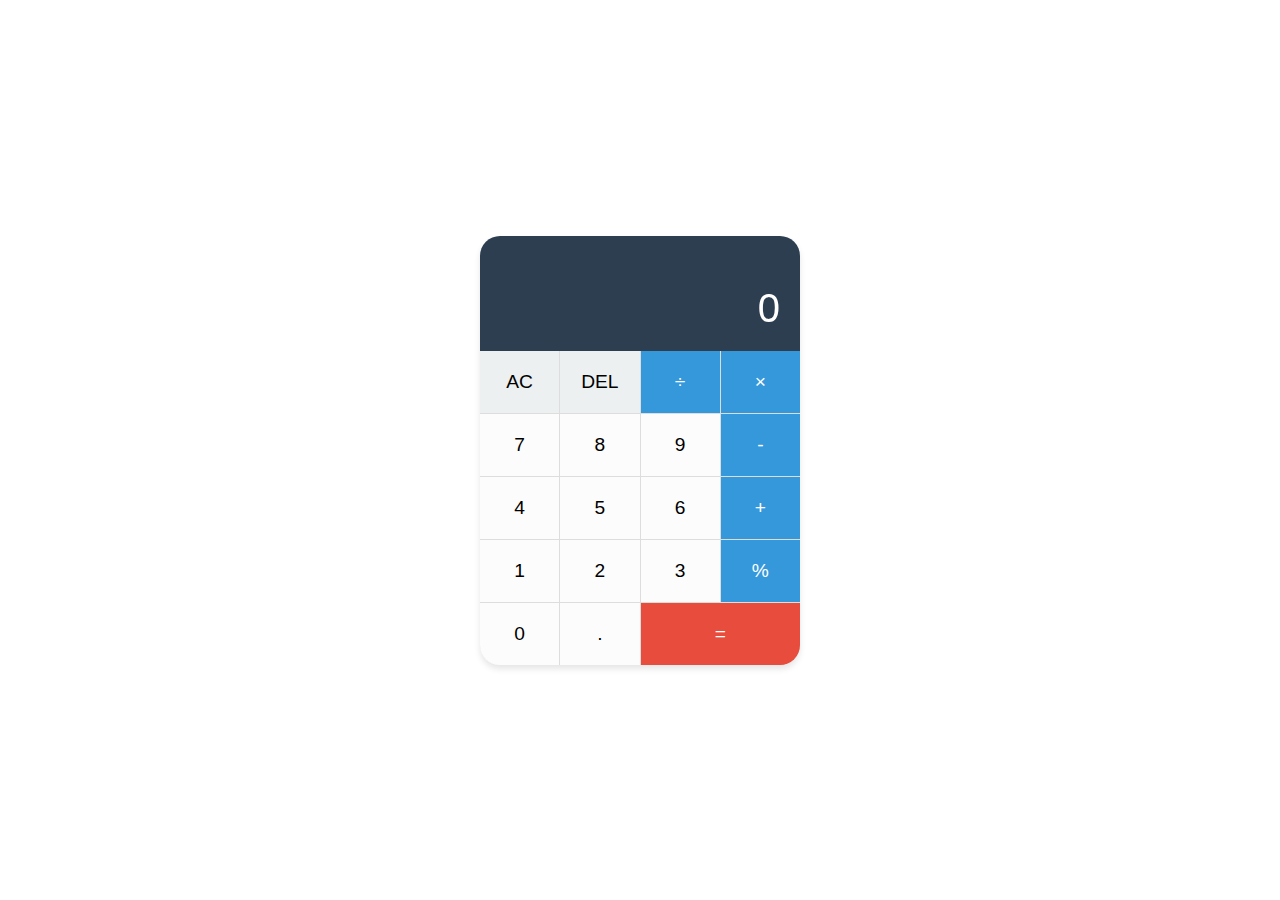
<file: index.html>
<!DOCTYPE html>
<html lang="en">
<head>
    <meta charset="UTF-8">
    <meta name="viewport" content="width=device-width, initial-scale=1.0">
    <title>Modern Calculator</title>
    <link rel="stylesheet" href="cal.css">
</head>
<body>
    <div class="calculator">
        <div class="display">
            <div class="previous-operand"></div>
            <div class="current-operand">0</div>
        </div>
        <div class="buttons">
            <button class="clear" data-action="clear">AC</button>
            <button class="delete" data-action="delete">DEL</button>
            <button class="operator" data-action="divide">÷</button>
            <button class="operator" data-action="multiply">×</button>
            <button data-number="7">7</button>
            <button data-number="8">8</button>
            <button data-number="9">9</button>
            <button class="operator" data-action="subtract">-</button>
            <button data-number="4">4</button>
            <button data-number="5">5</button>
            <button data-number="6">6</button>
            <button class="operator" data-action="add">+</button>
            <button data-number="1">1</button>
            <button data-number="2">2</button>
            <button data-number="3">3</button>
            <button class="operator" data-action="percentage">%</button>
            <button data-number="0">0</button>
            <button data-number=".">.</button>
            <button class="equals" data-action="calculate">=</button>
        </div>
    </div>


    <script>
        class Calculator {
            constructor(previousOperandElement, currentOperandElement) {
                this.previousOperandElement = previousOperandElement;
                this.currentOperandElement = currentOperandElement;
                this.clear();
            }

            clear() {
                this.currentOperand = '0';
                this.previousOperand = '';
                this.operation = undefined;
                this.updateDisplay();
            }

            delete() {
                if (this.currentOperand === '0') return;
                this.currentOperand = this.currentOperand.toString().slice(0, -1);
                if (this.currentOperand === '') {
                    this.currentOperand = '0';
                }
                this.updateDisplay();
            }

            appendNumber(number) {
                if (number === '.' && this.currentOperand.includes('.')) return;
                if (this.currentOperand === '0' && number !== '.') {
                    this.currentOperand = number.toString();
                } else {
                    this.currentOperand = this.currentOperand.toString() + number.toString();
                }
                this.updateDisplay();
            }

            chooseOperation(operation) {
                if (this.currentOperand === '') return;
                if (this.previousOperand !== '') {
                    this.compute();
                }
                this.operation = operation;
                this.previousOperand = this.currentOperand;
                this.currentOperand = '0';
                this.updateDisplay();
            }

            compute() {
                let computation;
                const prev = parseFloat(this.previousOperand);
                const current = parseFloat(this.currentOperand);
                if (isNaN(prev) || isNaN(current)) return;

                switch (this.operation) {
                    case 'add':
                        computation = prev + current;
                        break;
                    case 'subtract':
                        computation = prev - current;
                        break;
                    case 'multiply':
                        computation = prev * current;
                        break;
                    case 'divide':
                        computation = prev / current;
                        break;
                    case 'percentage':
                        computation = prev * (current / 100);
                        break;
                    default:
                        return;
                }

                this.currentOperand = computation.toString();
                this.operation = undefined;
                this.previousOperand = '';
                this.updateDisplay();
            }

            getDisplayNumber(number) {
                const stringNumber = number.toString();
                const integerDigits = parseFloat(stringNumber.split('.')[0]);
                const decimalDigits = stringNumber.split('.')[1];
                let integerDisplay;
                if (isNaN(integerDigits)) {
                    integerDisplay = '';
                } else {
                    integerDisplay = integerDigits.toLocaleString('en', { maximumFractionDigits: 0 });
                }
                if (decimalDigits != null) {
                    return `${integerDisplay}.${decimalDigits}`;
                } else {
                    return integerDisplay;
                }
            }

            updateDisplay() {
                this.currentOperandElement.innerText = this.getDisplayNumber(this.currentOperand);
                if (this.operation != null) {
                    const operatorSymbol = this.getOperationSymbol(this.operation);
                    this.previousOperandElement.innerText = 
                        `${this.getDisplayNumber(this.previousOperand)} ${operatorSymbol}`;
                } else {
                    this.previousOperandElement.innerText = '';
                }
            }

            getOperationSymbol(operation) {
                switch (operation) {
                    case 'add': return '+';
                    case 'subtract': return '-';
                    case 'multiply': return '×';
                    case 'divide': return '÷';
                    case 'percentage': return '%';
                    default: return '';
                }
            }
        }

        const numberButtons = document.querySelectorAll('[data-number]');
        const operationButtons = document.querySelectorAll('[data-action]');
        const equalsButton = document.querySelector('[data-action="calculate"]');
        const deleteButton = document.querySelector('[data-action="delete"]');
        const clearButton = document.querySelector('[data-action="clear"]');
        const previousOperandElement = document.querySelector('.previous-operand');
        const currentOperandElement = document.querySelector('.current-operand');

        const calculator = new Calculator(previousOperandElement, currentOperandElement);

        numberButtons.forEach(button => {
            button.addEventListener('click', () => {
                calculator.appendNumber(button.innerText);
            });
        });

        operationButtons.forEach(button => {
            if (button !== equalsButton && button !== deleteButton && button !== clearButton) {
                button.addEventListener('click', () => {
                    calculator.chooseOperation(button.dataset.action);
                });
            }
        });

        equalsButton.addEventListener('click', () => {
            calculator.compute();
        });

        clearButton.addEventListener('click', () => {
            calculator.clear();
        });

        deleteButton.addEventListener('click', () => {
            calculator.delete();
        });

        document.addEventListener('keydown', (e) => {
            if (e.key >= 0 && e.key <= 9) {
                calculator.appendNumber(e.key);
            } else if (e.key === '.') {
                calculator.appendNumber('.');
            } else if (e.key === '+') {
                calculator.chooseOperation('add');
            } else if (e.key === '-') {
                calculator.chooseOperation('subtract');
            } else if (e.key === '*') {
                calculator.chooseOperation('multiply');
            } else if (e.key === '/') {
                calculator.chooseOperation('divide');
            } else if (e.key === '%') {
                calculator.chooseOperation('percentage');
            } else if (e.key === 'Enter' || e.key === '=') {
                calculator.compute();
            } else if (e.key === 'Backspace') {
                calculator.delete();
            } else if (e.key === 'Escape') {
                calculator.clear();
            }
        });
    </script>
</body>
</html>
</file>
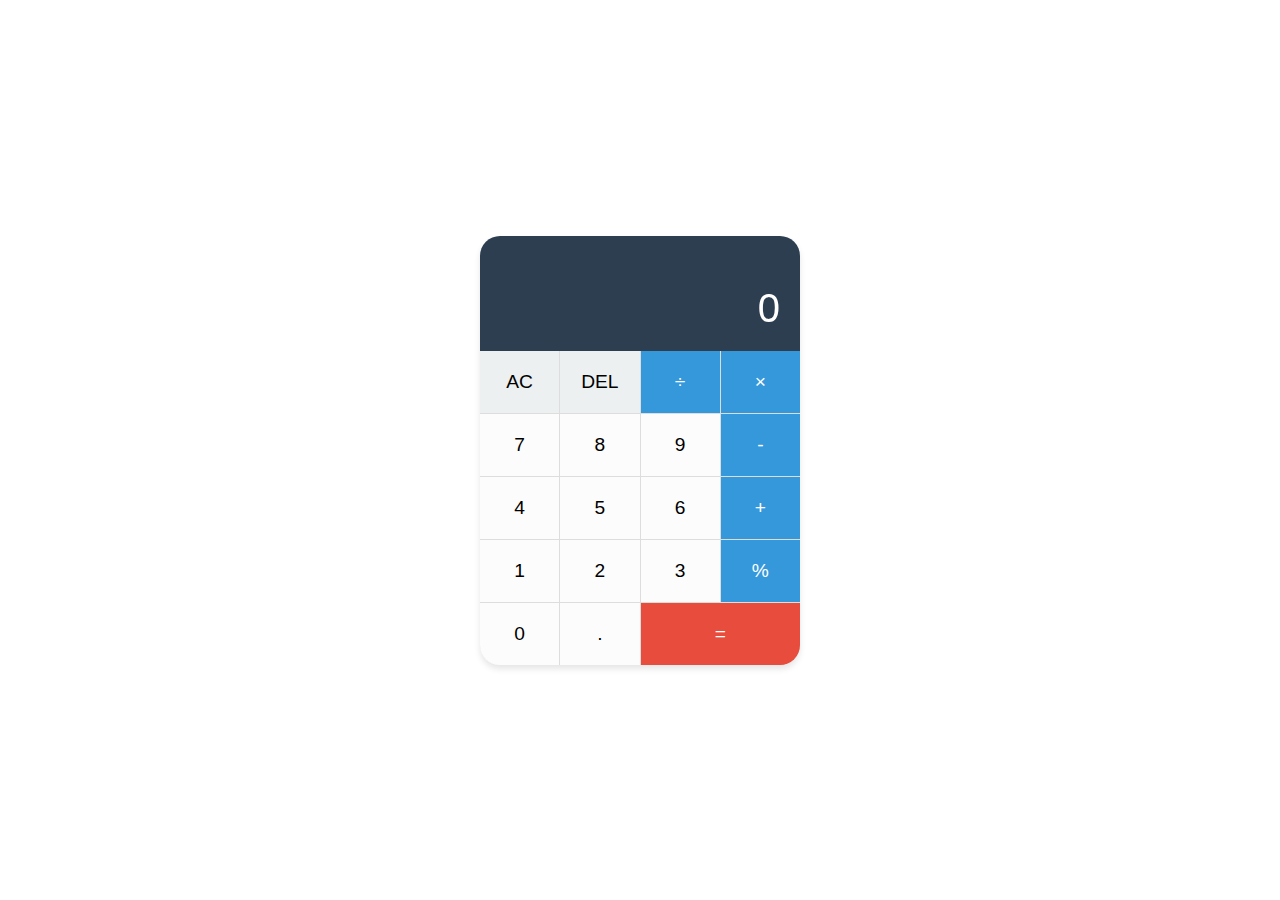
<file: Calculator.html>
<!DOCTYPE html>
<html lang="en">
<head>
    <meta charset="UTF-8">
    <meta name="viewport" content="width=device-width, initial-scale=1.0">
    <title>Modern Calculator</title>
    <link rel="stylesheet" href="cal.css">
</head>
<body>
    <div class="calculator">
        <div class="display">
            <div class="previous-operand"></div>
            <div class="current-operand">0</div>
        </div>
        <div class="buttons">
            <button class="clear" data-action="clear">AC</button>
            <button class="delete" data-action="delete">DEL</button>
            <button class="operator" data-action="divide">÷</button>
            <button class="operator" data-action="multiply">×</button>
            <button data-number="7">7</button>
            <button data-number="8">8</button>
            <button data-number="9">9</button>
            <button class="operator" data-action="subtract">-</button>
            <button data-number="4">4</button>
            <button data-number="5">5</button>
            <button data-number="6">6</button>
            <button class="operator" data-action="add">+</button>
            <button data-number="1">1</button>
            <button data-number="2">2</button>
            <button data-number="3">3</button>
            <button class="operator" data-action="percentage">%</button>
            <button data-number="0">0</button>
            <button data-number=".">.</button>
            <button class="equals" data-action="calculate">=</button>
        </div>
    </div>


    <script>
        class Calculator {
            constructor(previousOperandElement, currentOperandElement) {
                this.previousOperandElement = previousOperandElement;
                this.currentOperandElement = currentOperandElement;
                this.clear();
            }

            clear() {
                this.currentOperand = '0';
                this.previousOperand = '';
                this.operation = undefined;
                this.updateDisplay();
            }

            delete() {
                if (this.currentOperand === '0') return;
                this.currentOperand = this.currentOperand.toString().slice(0, -1);
                if (this.currentOperand === '') {
                    this.currentOperand = '0';
                }
                this.updateDisplay();
            }

            appendNumber(number) {
                if (number === '.' && this.currentOperand.includes('.')) return;
                if (this.currentOperand === '0' && number !== '.') {
                    this.currentOperand = number.toString();
                } else {
                    this.currentOperand = this.currentOperand.toString() + number.toString();
                }
                this.updateDisplay();
            }

            chooseOperation(operation) {
                if (this.currentOperand === '') return;
                if (this.previousOperand !== '') {
                    this.compute();
                }
                this.operation = operation;
                this.previousOperand = this.currentOperand;
                this.currentOperand = '0';
                this.updateDisplay();
            }

            compute() {
                let computation;
                const prev = parseFloat(this.previousOperand);
                const current = parseFloat(this.currentOperand);
                if (isNaN(prev) || isNaN(current)) return;

                switch (this.operation) {
                    case 'add':
                        computation = prev + current;
                        break;
                    case 'subtract':
                        computation = prev - current;
                        break;
                    case 'multiply':
                        computation = prev * current;
                        break;
                    case 'divide':
                        computation = prev / current;
                        break;
                    case 'percentage':
                        computation = prev * (current / 100);
                        break;
                    default:
                        return;
                }

                this.currentOperand = computation.toString();
                this.operation = undefined;
                this.previousOperand = '';
                this.updateDisplay();
            }

            getDisplayNumber(number) {
                const stringNumber = number.toString();
                const integerDigits = parseFloat(stringNumber.split('.')[0]);
                const decimalDigits = stringNumber.split('.')[1];
                let integerDisplay;
                if (isNaN(integerDigits)) {
                    integerDisplay = '';
                } else {
                    integerDisplay = integerDigits.toLocaleString('en', { maximumFractionDigits: 0 });
                }
                if (decimalDigits != null) {
                    return `${integerDisplay}.${decimalDigits}`;
                } else {
                    return integerDisplay;
                }
            }

            updateDisplay() {
                this.currentOperandElement.innerText = this.getDisplayNumber(this.currentOperand);
                if (this.operation != null) {
                    const operatorSymbol = this.getOperationSymbol(this.operation);
                    this.previousOperandElement.innerText = 
                        `${this.getDisplayNumber(this.previousOperand)} ${operatorSymbol}`;
                } else {
                    this.previousOperandElement.innerText = '';
                }
            }

            getOperationSymbol(operation) {
                switch (operation) {
                    case 'add': return '+';
                    case 'subtract': return '-';
                    case 'multiply': return '×';
                    case 'divide': return '÷';
                    case 'percentage': return '%';
                    default: return '';
                }
            }
        }

        const numberButtons = document.querySelectorAll('[data-number]');
        const operationButtons = document.querySelectorAll('[data-action]');
        const equalsButton = document.querySelector('[data-action="calculate"]');
        const deleteButton = document.querySelector('[data-action="delete"]');
        const clearButton = document.querySelector('[data-action="clear"]');
        const previousOperandElement = document.querySelector('.previous-operand');
        const currentOperandElement = document.querySelector('.current-operand');

        const calculator = new Calculator(previousOperandElement, currentOperandElement);

        numberButtons.forEach(button => {
            button.addEventListener('click', () => {
                calculator.appendNumber(button.innerText);
            });
        });

        operationButtons.forEach(button => {
            if (button !== equalsButton && button !== deleteButton && button !== clearButton) {
                button.addEventListener('click', () => {
                    calculator.chooseOperation(button.dataset.action);
                });
            }
        });

        equalsButton.addEventListener('click', () => {
            calculator.compute();
        });

        clearButton.addEventListener('click', () => {
            calculator.clear();
        });

        deleteButton.addEventListener('click', () => {
            calculator.delete();
        });

        document.addEventListener('keydown', (e) => {
            if (e.key >= 0 && e.key <= 9) {
                calculator.appendNumber(e.key);
            } else if (e.key === '.') {
                calculator.appendNumber('.');
            } else if (e.key === '+') {
                calculator.chooseOperation('add');
            } else if (e.key === '-') {
                calculator.chooseOperation('subtract');
            } else if (e.key === '*') {
                calculator.chooseOperation('multiply');
            } else if (e.key === '/') {
                calculator.chooseOperation('divide');
            } else if (e.key === '%') {
                calculator.chooseOperation('percentage');
            } else if (e.key === 'Enter' || e.key === '=') {
                calculator.compute();
            } else if (e.key === 'Backspace') {
                calculator.delete();
            } else if (e.key === 'Escape') {
                calculator.clear();
            }
        });
    </script>
</body>
</html>
</file>
<file: cal.css>
:root {
    --primary: #3498db;
    --secondary: #2980b9;
    --accent: #e74c3c;
    --light: #ecf0f1;
    --dark: #2c3e50;
    --shadow: 0 4px 6px rgba(0, 0, 0, 0.1);
    }

* {
    margin: 0;
    padding: 0;
    box-sizing: border-box;
    font-family: 'Segoe UI', Tahoma, Geneva, Verdana, sans-serif;
}

body {
    display: flex;
    justify-content: center;
    align-items: center;
    min-height: 100vh;
    background: url('https://img.freepik.com/free-vector/hand-painted-watercolor-pastel-sky-background_23-2148902771.jpg') no-repeat center center fixed;
    background-size: cover;
}

.calculator {
    width: 320px;
    background-color: rgba(255, 255, 255, 0.9);
    border-radius: 20px;
    box-shadow: var(--shadow);
    overflow: hidden;
    transition: transform 0.3s ease;
    backdrop-filter: blur(5px);
}

.calculator:hover {
    transform: translateY(-5px);
}

.display {
    padding: 20px;
    text-align: right;
    background-color: var(--dark);
    color: white;
    position: relative;
}

.previous-operand {
    font-size: 1rem;
    color: rgba(255, 255, 255, 0.7);
    height: 20px;
    overflow: hidden;
}

.current-operand {
    font-size: 2.5rem;
    margin-top: 10px;
    overflow: hidden;
    text-overflow: ellipsis;
}

.buttons {
    display: grid;
    grid-template-columns: repeat(4, 1fr);
    gap: 1px;
    background-color: #ddd;
}

button {
    border: none;
    outline: none;
    padding: 20px;
    font-size: 1.2rem;
    cursor: pointer;
    background-color: rgba(255, 255, 255, 0.9);
    transition: all 0.2s ease;
}

button:hover {
    background-color: #f1f1f1;
}

button:active {
    transform: scale(0.95);
}

.operator {
    background-color: var(--primary);
    color: white;
}
.operator:hover {
    background-color: var(--secondary);
}

.equals {
    background-color: var(--accent);
    color: white;
    grid-column: span 2;
}

.equals:hover {
    background-color: #c0392b;
}

.clear, .delete {
    background-color: var(--light);
}

.clear:hover, .delete:hover {
    background-color: #d5dbdb;
}
</file>
